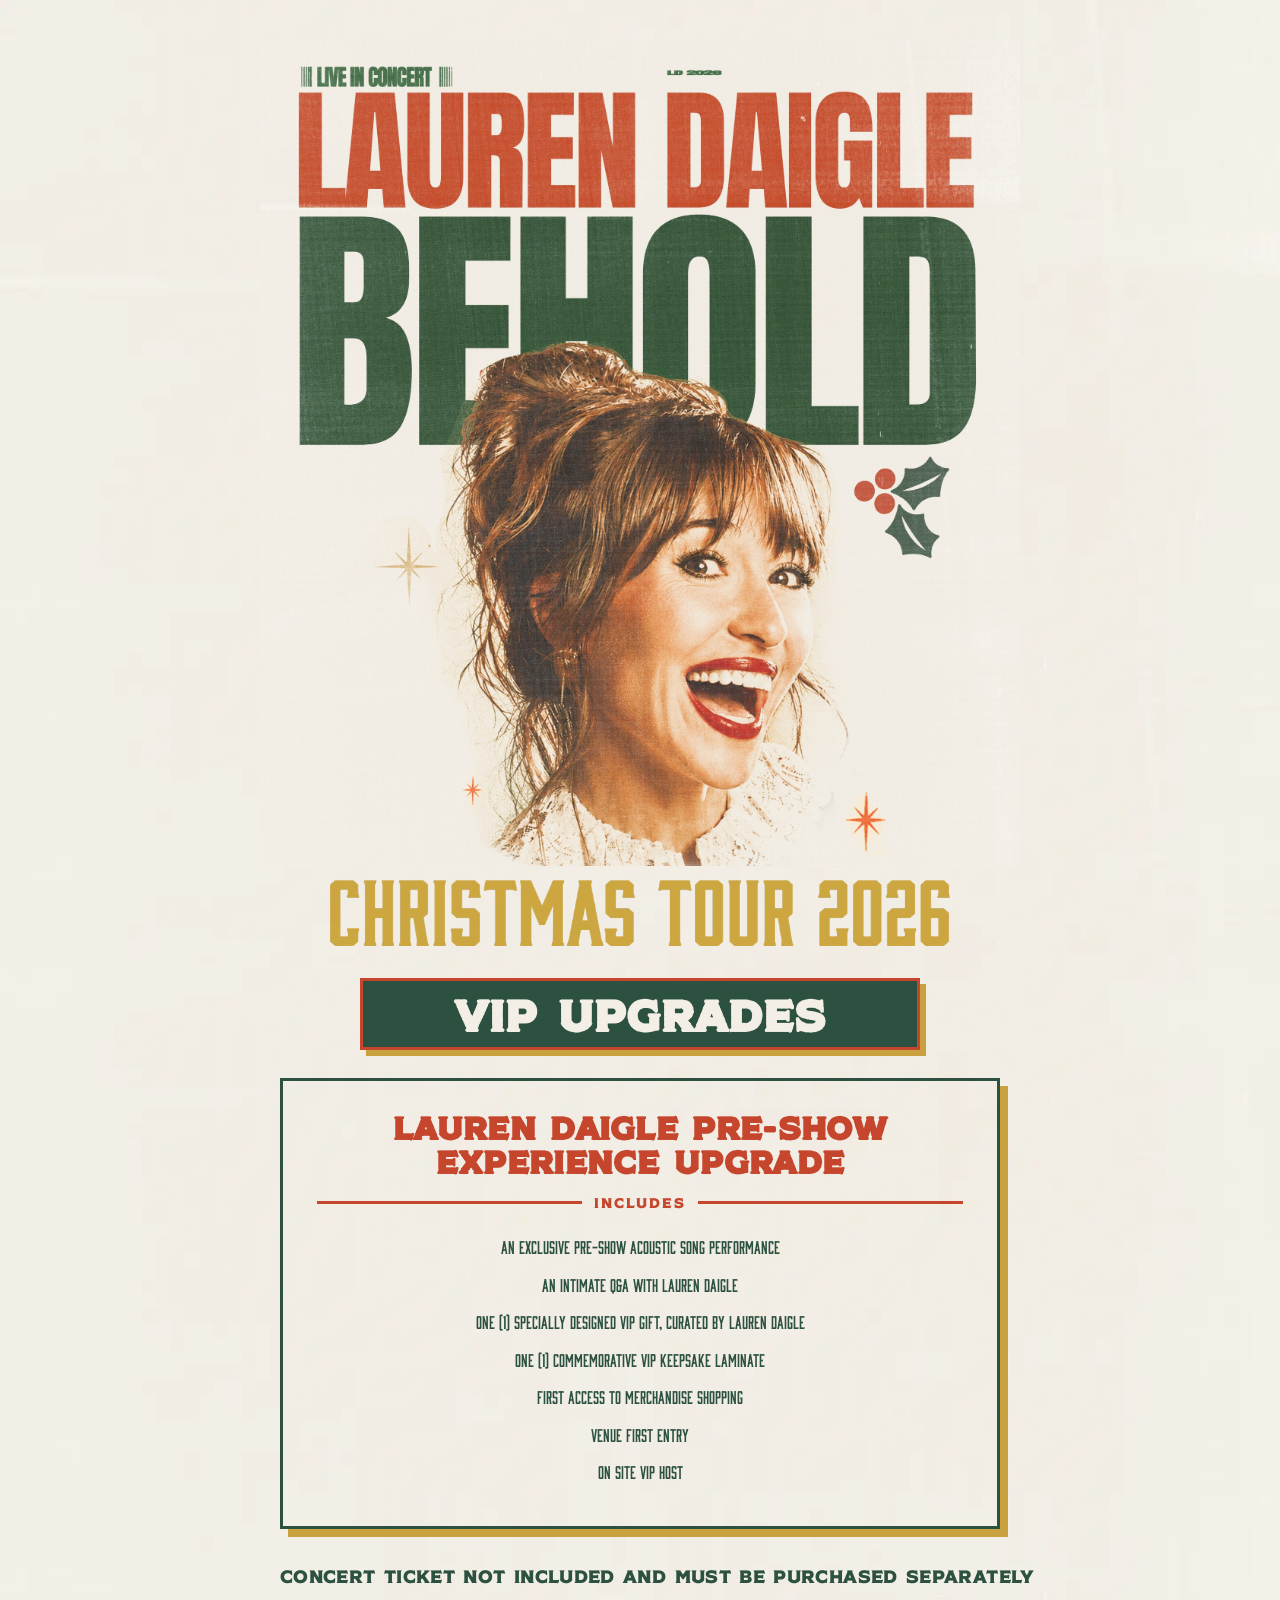
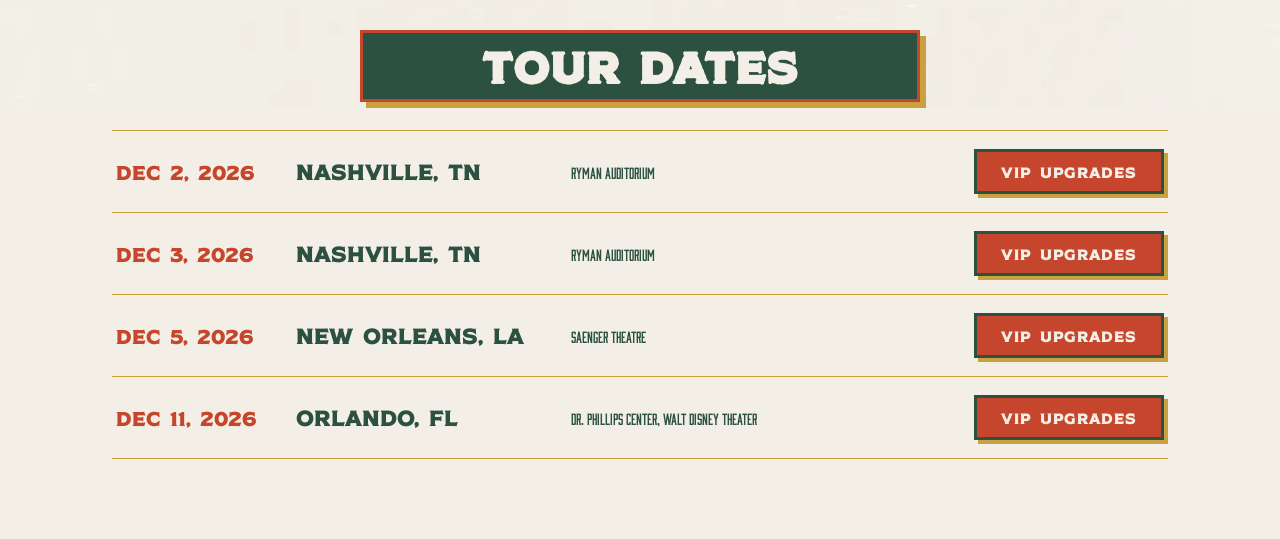
<file: public/behold/index.html>
<!doctype html>
<html lang="en">
  <head>
    <meta charset="utf-8" />
    <meta name="viewport" content="width=device-width, initial-scale=1" />
    <title>Lauren Daigle — Behold Christmas Tour 2026 VIP Upgrades</title>
    <meta
      name="description"
      content="Ticketless VIP upgrades for the Lauren Daigle Behold Christmas Tour 2026. Pre-show experience, tour dates and venues."
    />
    <meta property="og:title" content="Lauren Daigle — Behold Christmas Tour 2026 VIP Upgrades" />
    <meta
      property="og:description"
      content="Ticketless VIP upgrades for the Lauren Daigle Behold Christmas Tour 2026."
    />
    <meta property="og:type" content="website" />
    <meta name="twitter:card" content="summary_large_image" />
    <link rel="stylesheet" href="styles.css" />
  </head>
  <body>
    <main class="ld-wrap">
      <h1 class="ld-sr-only">Lauren Daigle — Behold Christmas Tour 2026 VIP Upgrades</h1>

      <!-- Title lockup + hero art -->
      <header class="ld-hero">
        <img
          class="ld-hero__art"
          src="assets/poster_top.jpg"
          alt="Lauren Daigle — Behold, live in concert"
        />
        <img class="ld-hero__tour" src="assets/christmas_tour.png" alt="Christmas Tour 2026" />
      </header>

      <!-- VIP upgrades -->
      <h2 class="ld-section-title">VIP Upgrades</h2>

      <section class="ld-package">
        <h3 class="ld-package__title">Lauren Daigle Pre-Show Experience Upgrade</h3>
        <p class="ld-rule"><span class="ld-rule__label">Includes</span></p>
        <ul class="ld-package__list">
          <li>An Exclusive Pre-Show Acoustic Song Performance</li>
          <li>An Intimate Q&amp;A With Lauren Daigle</li>
          <li>One (1) Specially Designed VIP Gift, Curated by Lauren Daigle</li>
          <li>One (1) Commemorative VIP Keepsake Laminate</li>
          <li>First Access To Merchandise Shopping</li>
          <li>Venue First Entry</li>
          <li>On Site VIP Host</li>
        </ul>
      </section>

      <div class="ld-disclaimer">
        <p class="ld-disclaimer__lead">
          Concert ticket not included and must be purchased separately
        </p>
      </div>

      <!-- Tour dates -->
      <section aria-label="Tour dates">
        <h2 class="ld-section-title">Tour Dates</h2>
        <div class="ld-dates">
          <div class="ld-date-row">
            <span class="ld-date-row__date">Dec 2, 2026</span>
            <span class="ld-date-row__city">Nashville, TN</span>
            <span class="ld-date-row__venue">Ryman Auditorium</span>
            <a class="ld-btn ld-date-row__cta" href="vip-product.html">VIP Upgrades</a>
          </div>
          <div class="ld-date-row">
            <span class="ld-date-row__date">Dec 3, 2026</span>
            <span class="ld-date-row__city">Nashville, TN</span>
            <span class="ld-date-row__venue">Ryman Auditorium</span>
            <a class="ld-btn ld-date-row__cta" href="vip-product.html">VIP Upgrades</a>
          </div>
          <div class="ld-date-row">
            <span class="ld-date-row__date">Dec 5, 2026</span>
            <span class="ld-date-row__city">New Orleans, LA</span>
            <span class="ld-date-row__venue">Saenger Theatre</span>
            <a class="ld-btn ld-date-row__cta" href="vip-product.html">VIP Upgrades</a>
          </div>
          <div class="ld-date-row">
            <span class="ld-date-row__date">Dec 11, 2026</span>
            <span class="ld-date-row__city">Orlando, FL</span>
            <span class="ld-date-row__venue">Dr. Phillips Center, Walt Disney Theater</span>
            <a class="ld-btn ld-date-row__cta" href="vip-product.html">VIP Upgrades</a>
          </div>
        </div>
      </section>
    </main>
  </body>
</html>
</file>
<file: public/behold/styles.css>
/* ==========================================================================
   Lauren Daigle — BEHOLD Christmas Tour 2026
   Single stylesheet for BOTH pages (index.html + vip-product.html).
   Plain CSS, no frameworks. All fonts and images are local, under assets/.
   Ported into Shopify (Horizon) as Liquid sections: keep classes prefixed .ld-

   Contents:
     1. Fonts (@font-face)
     2. Tokens (palette, fonts, layout)
     3. Base
     4. Shared components (headings, buttons, rules, quantity stepper)
     5. Page 1 — splash / tour dates (index.html)
     6. Page 2 — VIP product (vip-product.html)
     7. Responsive (768px and up)
   ========================================================================== */

/* --- Fonts ---------------------------------------------------------------
   Swap the url() paths when moving into the theme (e.g. asset_url filter).
   Reference the families only through --font-display / --font-text.        */

@font-face {
  font-family: "Nickson Four";
  src: url("assets/fonts/S_S_Nickson_Four.otf") format("opentype");
  font-weight: 400;
  font-style: normal;
  font-display: swap;
}

@font-face {
  font-family: "Bourbon";
  src: url("assets/fonts/Bourbon.otf") format("opentype");
  font-weight: 400;
  font-style: normal;
  font-display: swap;
}

/* --- Tokens -------------------------------------------------------------- */

:root {
  --cream: #f3efe6;
  --cream-deep: #e9e2d4;
  --red-orange: #c5462c;
  --deep-green: #2c5140;
  --gold: #c9a23f;

  --font-display: "Nickson Four", "Haettenschweiler", "Arial Narrow", sans-serif;
  --font-text: "Bourbon", Georgia, "Times New Roman", serif;

  --maxw: 1120px;
  --gutter: 20px;
}

/* --- Base ---------------------------------------------------------------- */

*,
*::before,
*::after {
  box-sizing: border-box;
}

html {
  -webkit-text-size-adjust: 100%;
}

body {
  margin: 0;
  background-color: var(--cream);
  background-image: url("assets/paper.png");
  background-size: cover;
  background-position: center top;
  background-attachment: fixed;
  background-repeat: no-repeat;
  color: var(--deep-green);
  font-family: var(--font-text);
  font-size: 16px;
  line-height: 1.5;
}

img {
  max-width: 100%;
  height: auto;
  display: block;
}

a {
  color: var(--red-orange);
}

.ld-wrap {
  max-width: var(--maxw);
  margin: 0 auto;
  padding: 32px var(--gutter) 80px;
}

.ld-sr-only {
  position: absolute;
  width: 1px;
  height: 1px;
  overflow: hidden;
  clip: rect(0 0 0 0);
  white-space: nowrap;
}

/* --- Title lockup -------------------------------------------------------- */

.ld-lockup {
  text-align: center;
  margin: 0 0 8px;
}

/* --- Hero ---------------------------------------------------------------- */

.ld-hero {
  margin: 0 0 32px;
  text-align: center;
}

.ld-hero__art {
  width: 100%;
  max-width: 760px;
  margin: 0 auto;
}

.ld-hero__tour {
  width: 100%;
  max-width: 620px;
  margin: 14px auto 0;
  mix-blend-mode: multiply;
}

/* --- Section headings ---------------------------------------------------- */

.ld-section-title {
  font-family: var(--font-display);
  font-size: 32px;
  line-height: 1;
  letter-spacing: 0.02em;
  text-transform: uppercase;
  text-align: center;
  color: var(--cream);
  background-color: var(--deep-green);
  display: block;
  margin: 0 auto 28px;
  padding: 12px 18px 10px;
  border: 3px solid var(--red-orange);
  box-shadow: 6px 6px 0 0 var(--gold);
  max-width: 560px;
}

/* --- Package box --------------------------------------------------------- */

.ld-package {
  border: 3px solid var(--deep-green);
  padding: 26px 22px 30px;
  margin: 0 auto 36px;
  max-width: 720px;
  box-shadow: 8px 8px 0 0 var(--gold);
}

.ld-package__title {
  font-family: var(--font-display);
  text-transform: uppercase;
  font-size: 24px;
  line-height: 1.05;
  letter-spacing: 0.01em;
  text-align: center;
  color: var(--red-orange);
  margin: 0 0 14px;
}

.ld-rule {
  display: flex;
  align-items: center;
  gap: 12px;
  margin: 0 0 14px;
}

.ld-rule::before,
.ld-rule::after {
  content: "";
  flex: 1;
  height: 3px;
  background-color: var(--red-orange);
}

.ld-rule__label {
  font-family: var(--font-display);
  text-transform: uppercase;
  letter-spacing: 0.14em;
  font-size: 14px;
  color: var(--red-orange);
}

.ld-package__list {
  list-style: none;
  margin: 0;
  padding: 0;
  text-align: center;
}

.ld-package__list li {
  padding: 6px 0;
  font-size: 16px;
}

/* --- Disclaimer ---------------------------------------------------------- */

.ld-disclaimer {
  max-width: 720px;
  margin: 0 auto 44px;
  text-align: center;
}

.ld-disclaimer__lead {
  font-family: var(--font-display);
  text-transform: uppercase;
  font-size: 9px;
  line-height: 1.2;
  letter-spacing: 0;
  color: var(--deep-green);
  margin: 0;
  white-space: nowrap;
}

@media (min-width: 768px) {
  .ld-disclaimer__lead {
    font-size: 18px;
    letter-spacing: 0.02em;
  }
}

.ld-disclaimer__note {
  font-size: 14px;
  margin: 0;
  opacity: 0.8;
}

/* --- Buttons ------------------------------------------------------------- */

.ld-btn {
  display: inline-block;
  font-family: var(--font-display);
  text-transform: uppercase;
  letter-spacing: 0.06em;
  font-size: 15px;
  line-height: 1;
  padding: 13px 22px 11px;
  border: 3px solid var(--deep-green);
  background-color: var(--red-orange);
  color: var(--cream);
  text-decoration: none;
  box-shadow: 4px 4px 0 0 var(--gold);
  cursor: pointer;
}

.ld-btn:hover,
.ld-btn:focus {
  background-color: var(--deep-green);
  color: var(--cream);
}

.ld-btn--block {
  display: block;
  width: 100%;
  text-align: center;
}

/* --- Quantity stepper (product page) ------------------------------------- */

.ld-stepper {
  display: flex;
  align-items: stretch;
}

.ld-stepper__btn {
  font-family: var(--font-display);
  font-size: 18px;
  line-height: 1;
  width: 38px;
  border: 3px solid var(--deep-green);
  background-color: var(--cream);
  color: var(--deep-green);
  cursor: pointer;
}

.ld-stepper__btn:hover,
.ld-stepper__btn:focus {
  background-color: var(--deep-green);
  color: var(--cream);
}

.ld-qty {
  font-family: var(--font-display);
  font-size: 16px;
  color: var(--deep-green);
  background-color: var(--cream);
  border: 3px solid var(--deep-green);
  padding: 10px 8px;
}

.ld-stepper .ld-qty {
  border-left: 0;
  border-right: 0;
}



/* --- Tour dates ---------------------------------------------------------- */

.ld-dates {
  border-top: 1px solid var(--gold);
}

.ld-date-row {
  display: block;
  padding: 20px 4px;
  border-bottom: 1px solid var(--gold);
}

.ld-date-row__date {
  font-family: var(--font-display);
  text-transform: uppercase;
  font-size: 20px;
  color: var(--red-orange);
  display: block;
}

.ld-date-row__city {
  font-family: var(--font-display);
  text-transform: uppercase;
  font-size: 20px;
  display: block;
}

.ld-date-row__venue {
  display: block;
  font-size: 15px;
  margin-bottom: 14px;
}

/* --- Product page -------------------------------------------------------- */

.ld-wrap--product {
  padding-top: 36px;
  padding-bottom: 72px;
}

.ld-product {
  display: block;
}

.ld-product__media {
  margin: 0 0 36px;
  text-align: center;
  position: relative;
}

.ld-product__photo {
  mix-blend-mode: multiply;
  display: block;
  width: 100%;
  max-width: 520px;
  margin: 0 auto;
}

.ld-product__wordmark {
  display: block;
  width: 66%;
  max-width: 340px;
  margin: -16px auto 0;
  mix-blend-mode: multiply;
}

.ld-product__tourmark {
  display: block;
  width: 50%;
  max-width: 260px;
  margin: 6px auto 0;
  mix-blend-mode: multiply;
}

.ld-product__info {
  max-width: 580px;
  margin: 0 auto;
}

.ld-product__title {
  font-family: var(--font-display);
  text-transform: uppercase;
  font-size: 28px;
  line-height: 1;
  color: var(--deep-green);
  margin: 0 0 18px;
}

.ld-product__meta {
  font-family: var(--font-display);
  text-transform: uppercase;
  font-size: 15px;
  letter-spacing: 0.04em;
  margin: 0 0 4px;
  color: var(--deep-green);
}

.ld-product__rule {
  border: 0;
  height: 1px;
  background-color: var(--red-orange);
  margin: 20px 0 24px;
}

/* Purchase row */
.ld-buy-form {
  margin: 0 0 32px;
}

.ld-buy-row {
  display: flex;
  flex-wrap: wrap;
  align-items: center;
  gap: 14px;
  padding-bottom: 8px;
}

.ld-price {
  font-family: var(--font-display);
  font-size: 22px;
  line-height: 1;
  color: var(--deep-green);
  margin: 0;
}

.ld-buy-row .ld-stepper {
  flex-shrink: 0;
  margin-right: auto;
}

.ld-buy-row .ld-qty {
  width: 52px;
  padding-left: 6px;
  padding-right: 6px;
  text-align: center;
}

.ld-btn--cart {
  flex: 1 1 auto;
  min-width: 150px;
}

/* Includes */
.ld-product__includes {
  display: flex;
  align-items: center;
  gap: 12px;
  margin: 0 0 16px;
}

.ld-product__includes-label {
  font-family: var(--font-display);
  text-transform: uppercase;
  letter-spacing: 0.14em;
  font-size: 14px;
  color: var(--red-orange);
}

.ld-product__includes-line {
  flex: 1;
  height: 1px;
  background-color: var(--gold);
}

.ld-product__list {
  margin: 0 0 28px;
  padding: 0;
  list-style: none;
}

.ld-product__list li {
  position: relative;
  padding: 5px 0 5px 22px;
  font-size: 15px;
  line-height: 1.45;
  color: var(--deep-green);
}

.ld-product__list li::before {
  content: "✦";
  position: absolute;
  left: 0;
  top: 5px;
  color: var(--gold);
  font-size: 12px;
}

.ld-product__note {
  font-size: 14px;
  line-height: 1.5;
  margin: 0 0 24px;
  padding-bottom: 20px;
  color: var(--deep-green);
  border-bottom: 1px solid var(--gold);
}

.ld-details {
  border: 1px solid var(--red-orange);
  padding: 14px 18px;
}

.ld-details > summary {
  font-family: var(--font-display);
  text-transform: uppercase;
  letter-spacing: 0.08em;
  font-size: 15px;
  cursor: pointer;
  color: var(--deep-green);
  list-style: none;
}

.ld-details > summary::-webkit-details-marker {
  display: none;
}

.ld-details > summary::after {
  content: "›";
  float: right;
  color: var(--red-orange);
  font-size: 20px;
  line-height: 1;
}

.ld-details[open] > summary::after {
  content: "⌄";
}

.ld-details__body {
  font-size: 13px;
  line-height: 1.6;
  margin-top: 12px;
  color: var(--deep-green);
}

.ld-details__body p {
  margin: 0 0 12px;
}

@media (max-width: 767px) {
  .ld-btn--cart {
    flex-basis: 100%;
  }
}

/* --- 768px and up -------------------------------------------------------- */

@media (min-width: 768px) {
  .ld-wrap {
    padding: 40px 32px 80px;
  }

  .ld-wrap--product {
    padding-top: 56px;
  }

  .ld-section-title {
    font-size: 44px;
  }

  .ld-package {
    padding: 30px 34px 36px;
  }

  .ld-package__title {
    font-size: 32px;
  }

  .ld-package__list li {
    font-size: 17px;
  }

  .ld-hero__holly {
    width: 120px;
  }

  .ld-hero__star {
    width: 58px;
  }

  .ld-date-row {
    display: grid;
    grid-template-columns: 160px 255px minmax(0, 1fr) 190px;
    align-items: center;
    gap: 20px;
    padding: 18px 4px;
  }

  .ld-date-row__venue {
    margin-bottom: 0;
    text-align: left;
  }

  .ld-date-row__city {
    font-size: 22px;
  }

  .ld-date-row__cta {
    justify-self: end;
    width: 100%;
    text-align: center;
  }

  .ld-date-row__group {
    min-width: 0;
  }

  .ld-product {
    display: grid;
    grid-template-columns: 1fr 1fr;
    gap: 56px;
    align-items: start;
    max-width: 1120px;
    margin: 0 auto;
  }

  .ld-product__media {
    margin-bottom: 0;
  }

  .ld-product__photo {
    max-width: 100%;
  }

  .ld-product__title {
    font-size: 36px;
  }

  .ld-product__meta {
    font-size: 17px;
  }

  .ld-product__rule {
    margin: 24px 0 28px;
  }

  .ld-buy-row {
    gap: 20px;
  }

  .ld-price {
    font-size: 26px;
  }
}
</file>
